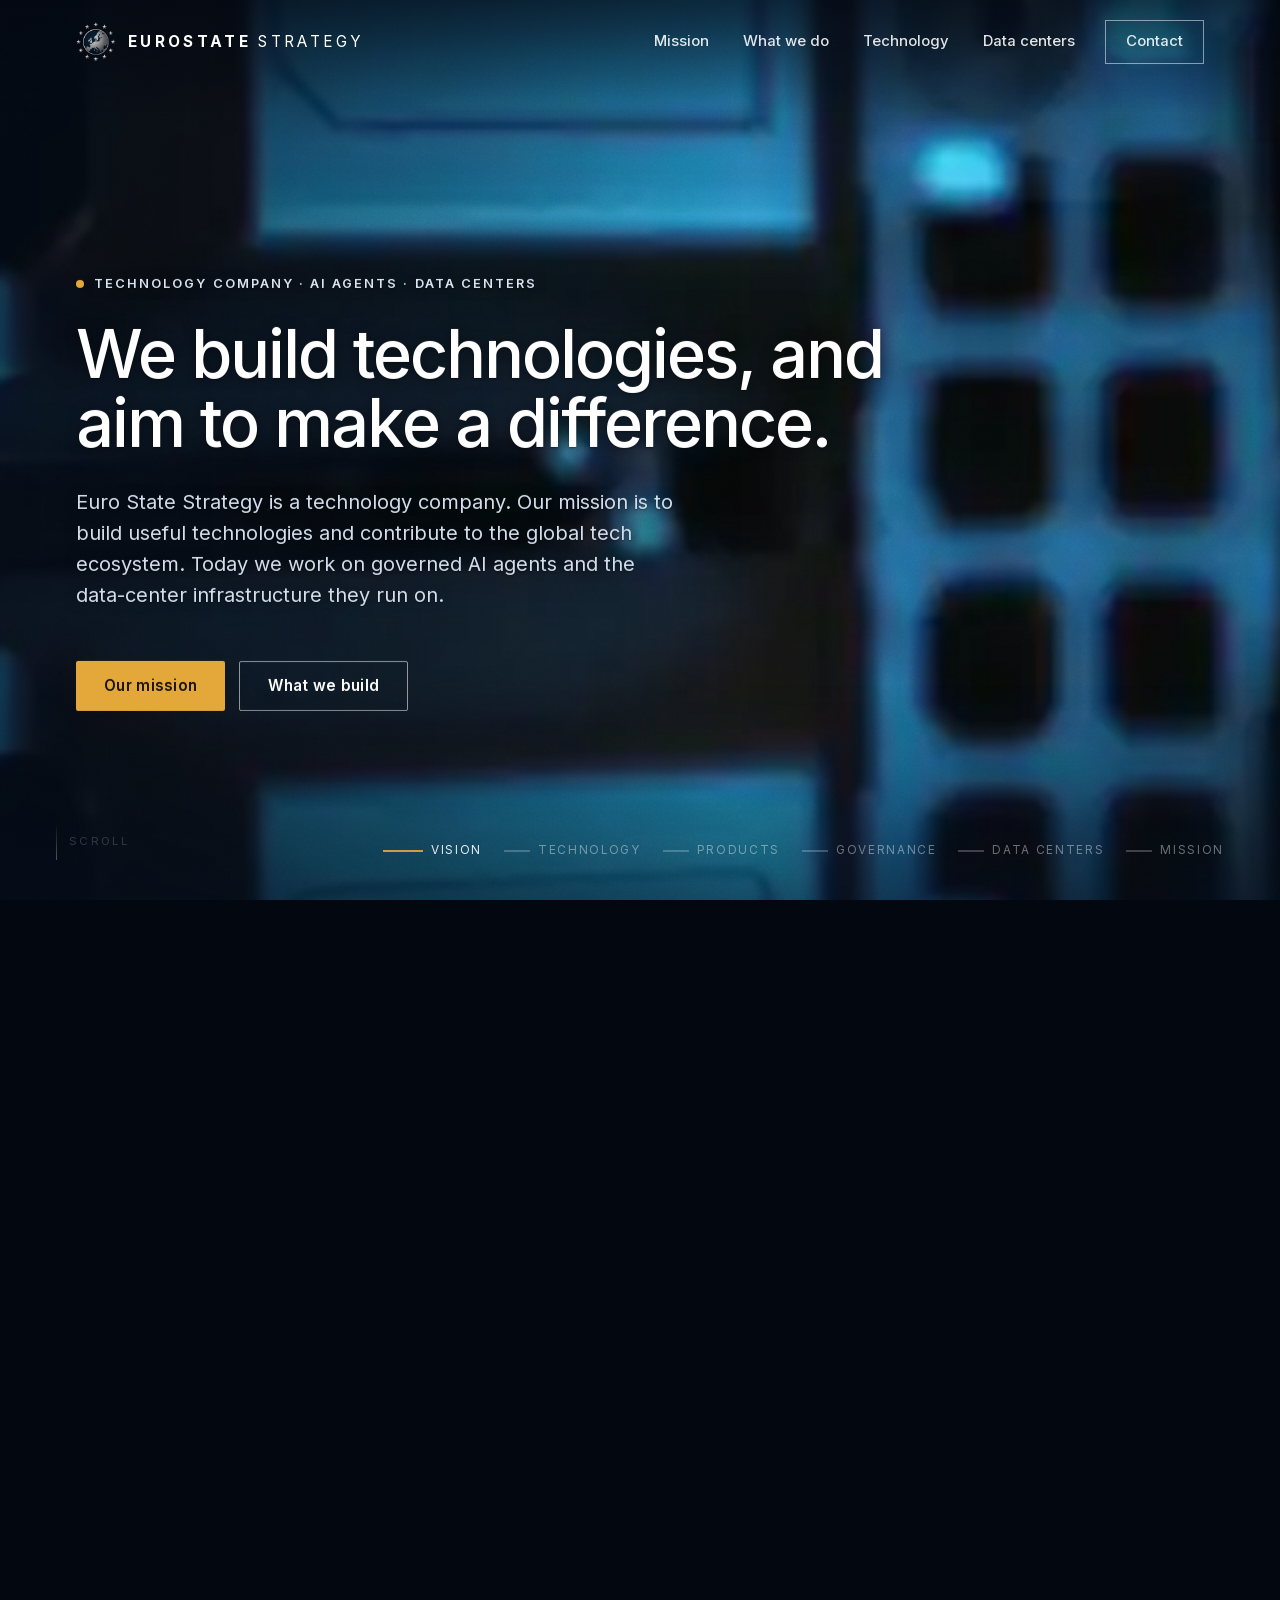
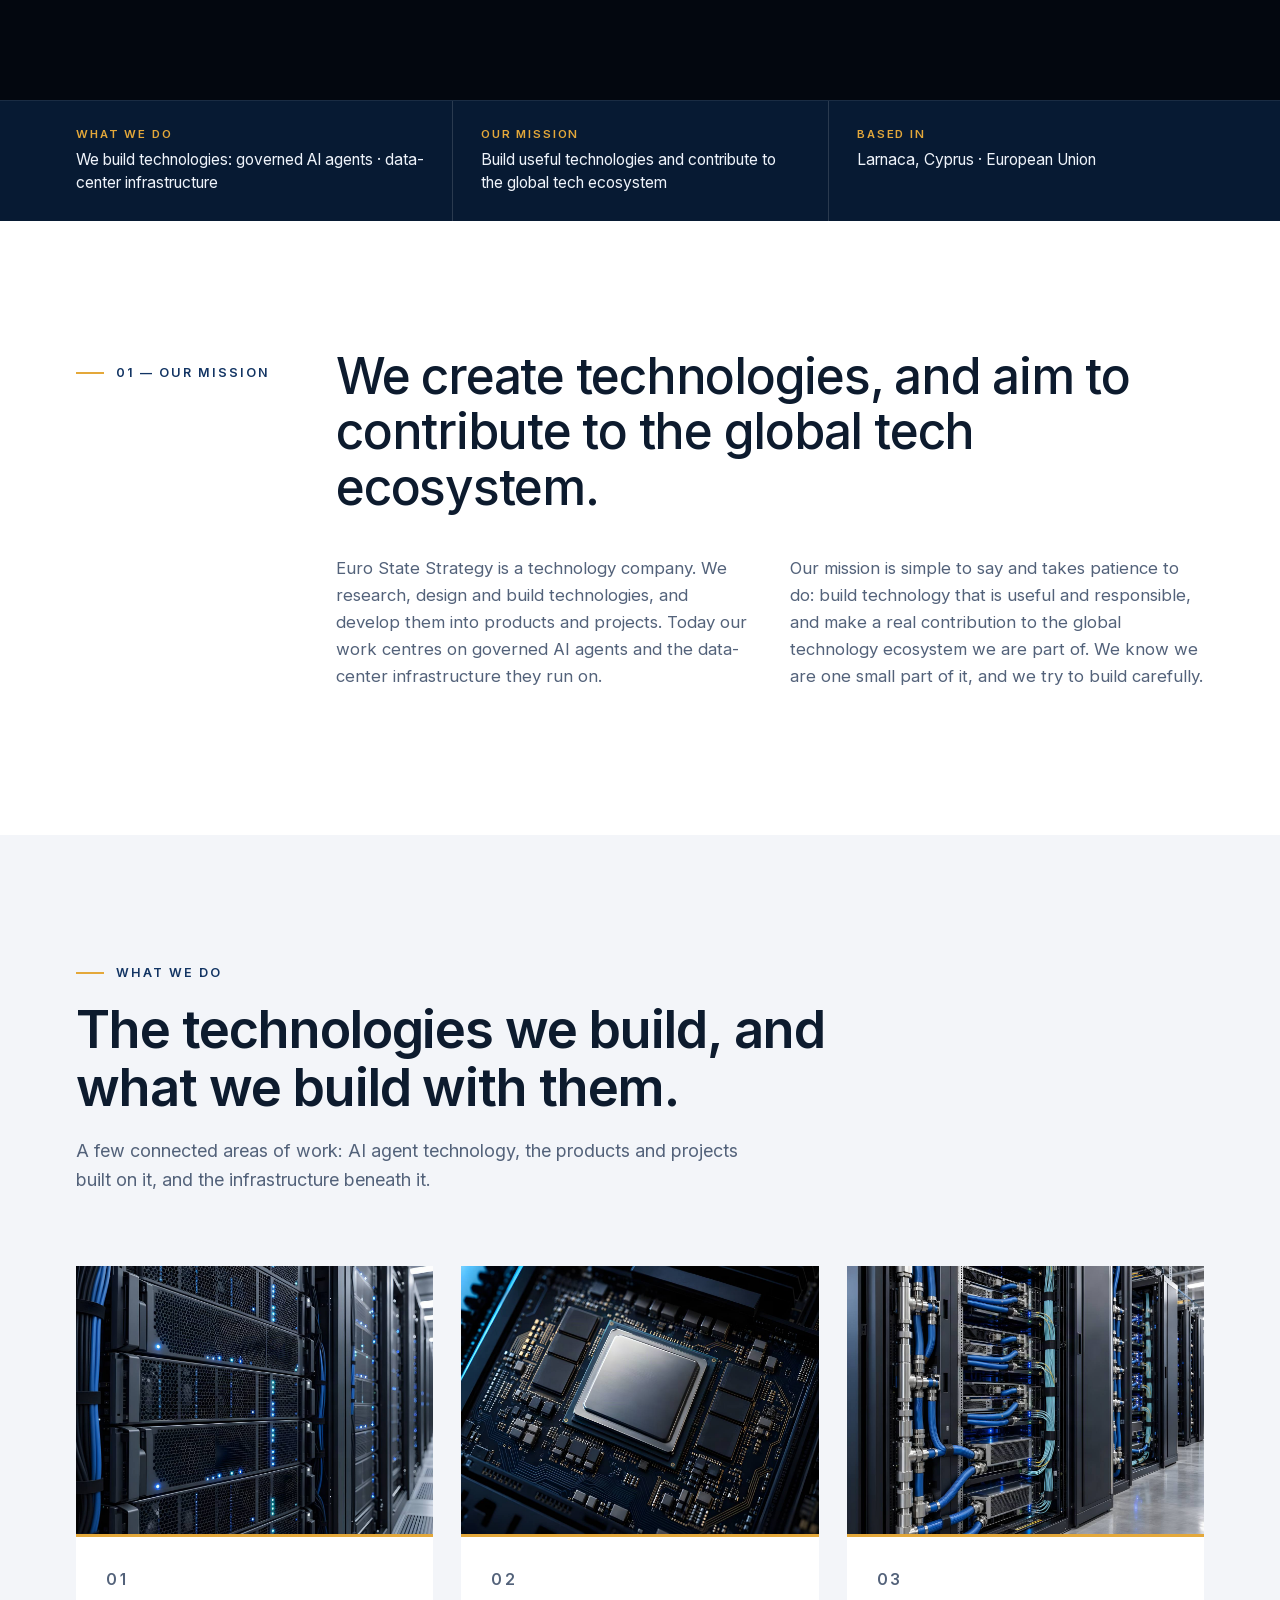
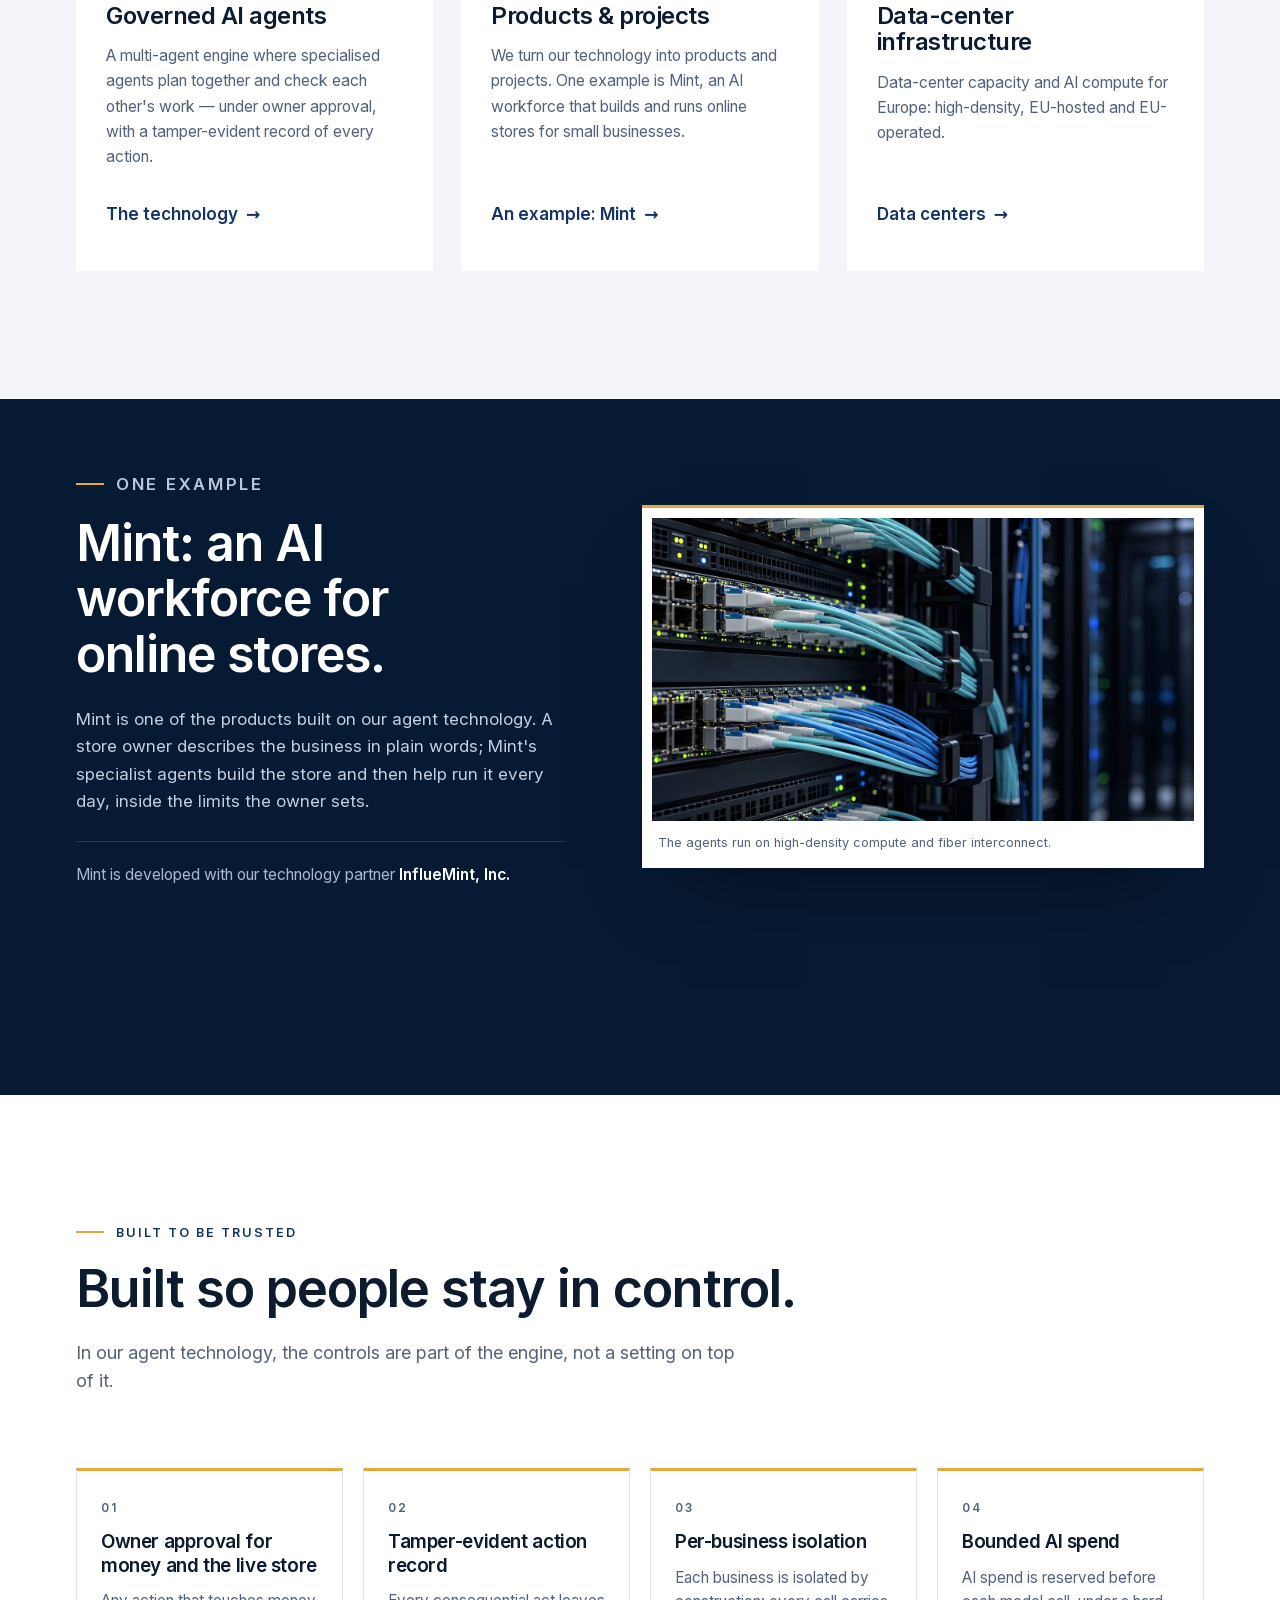
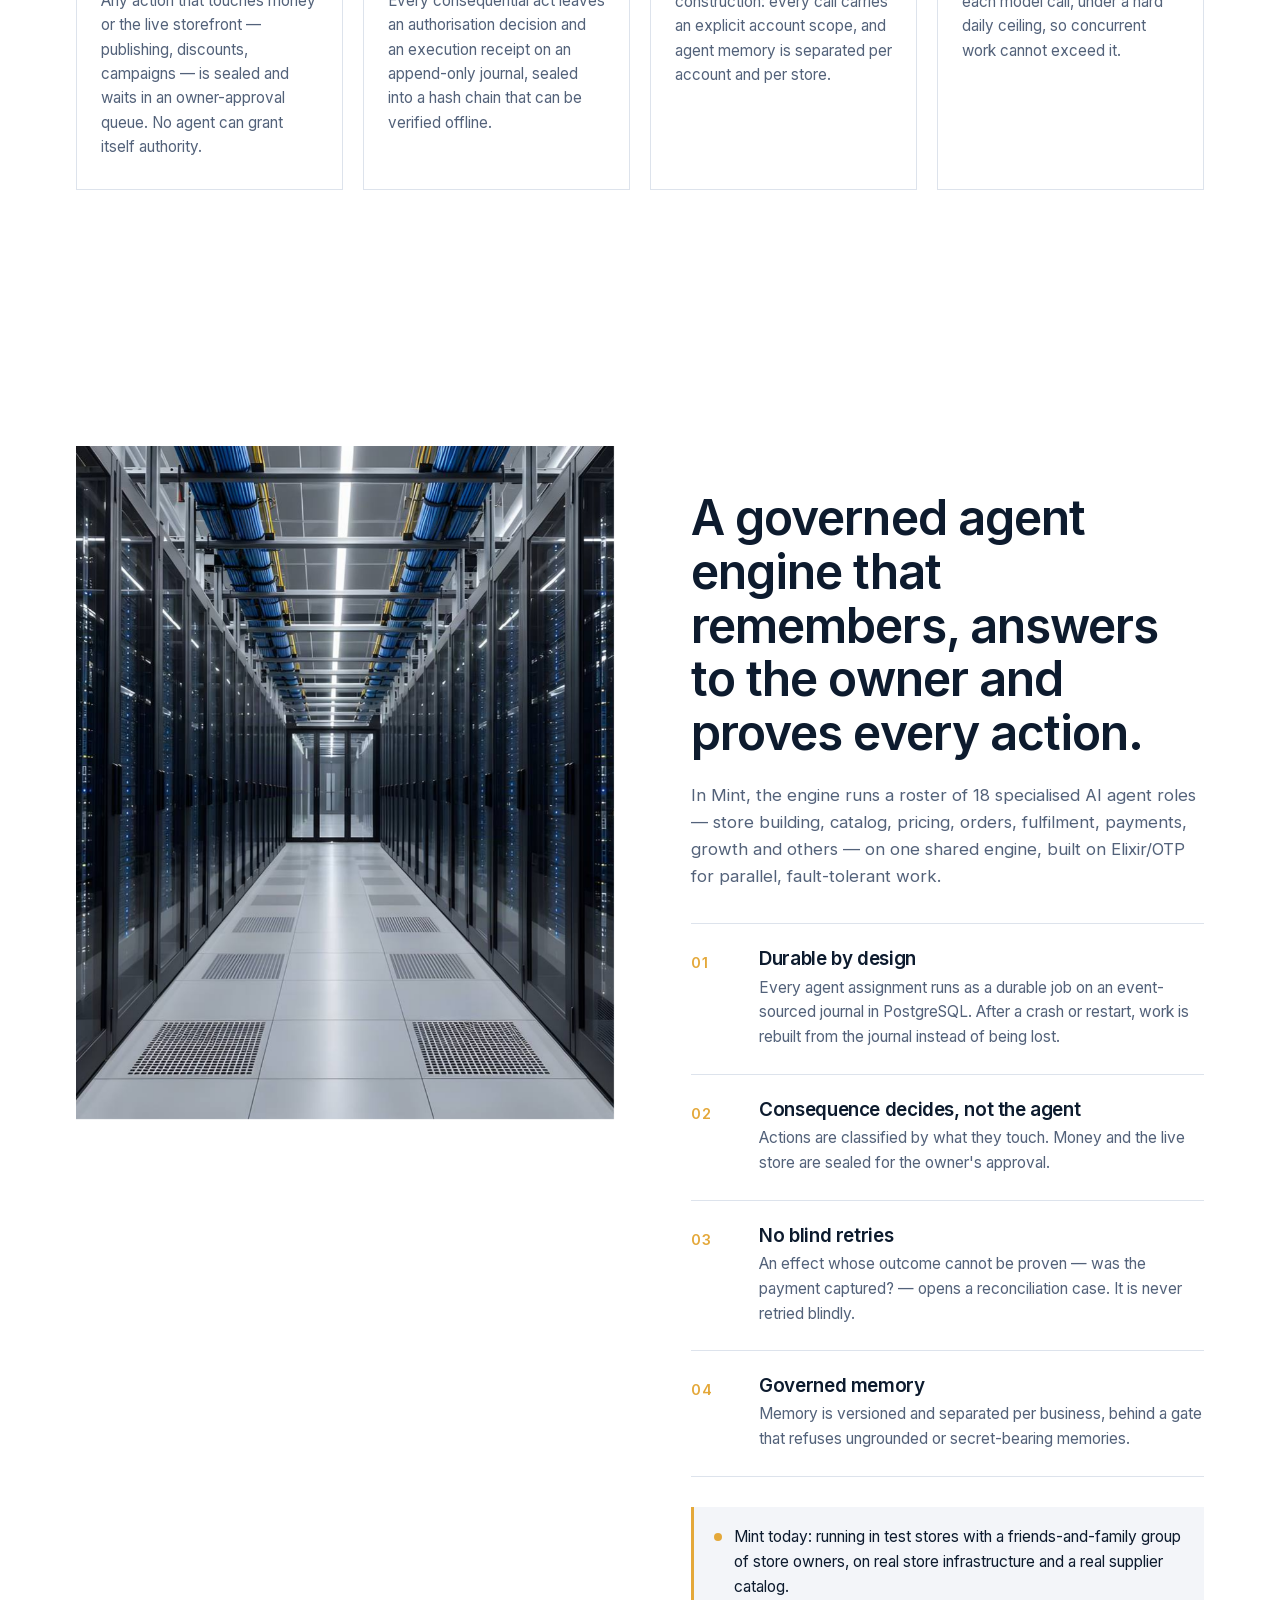
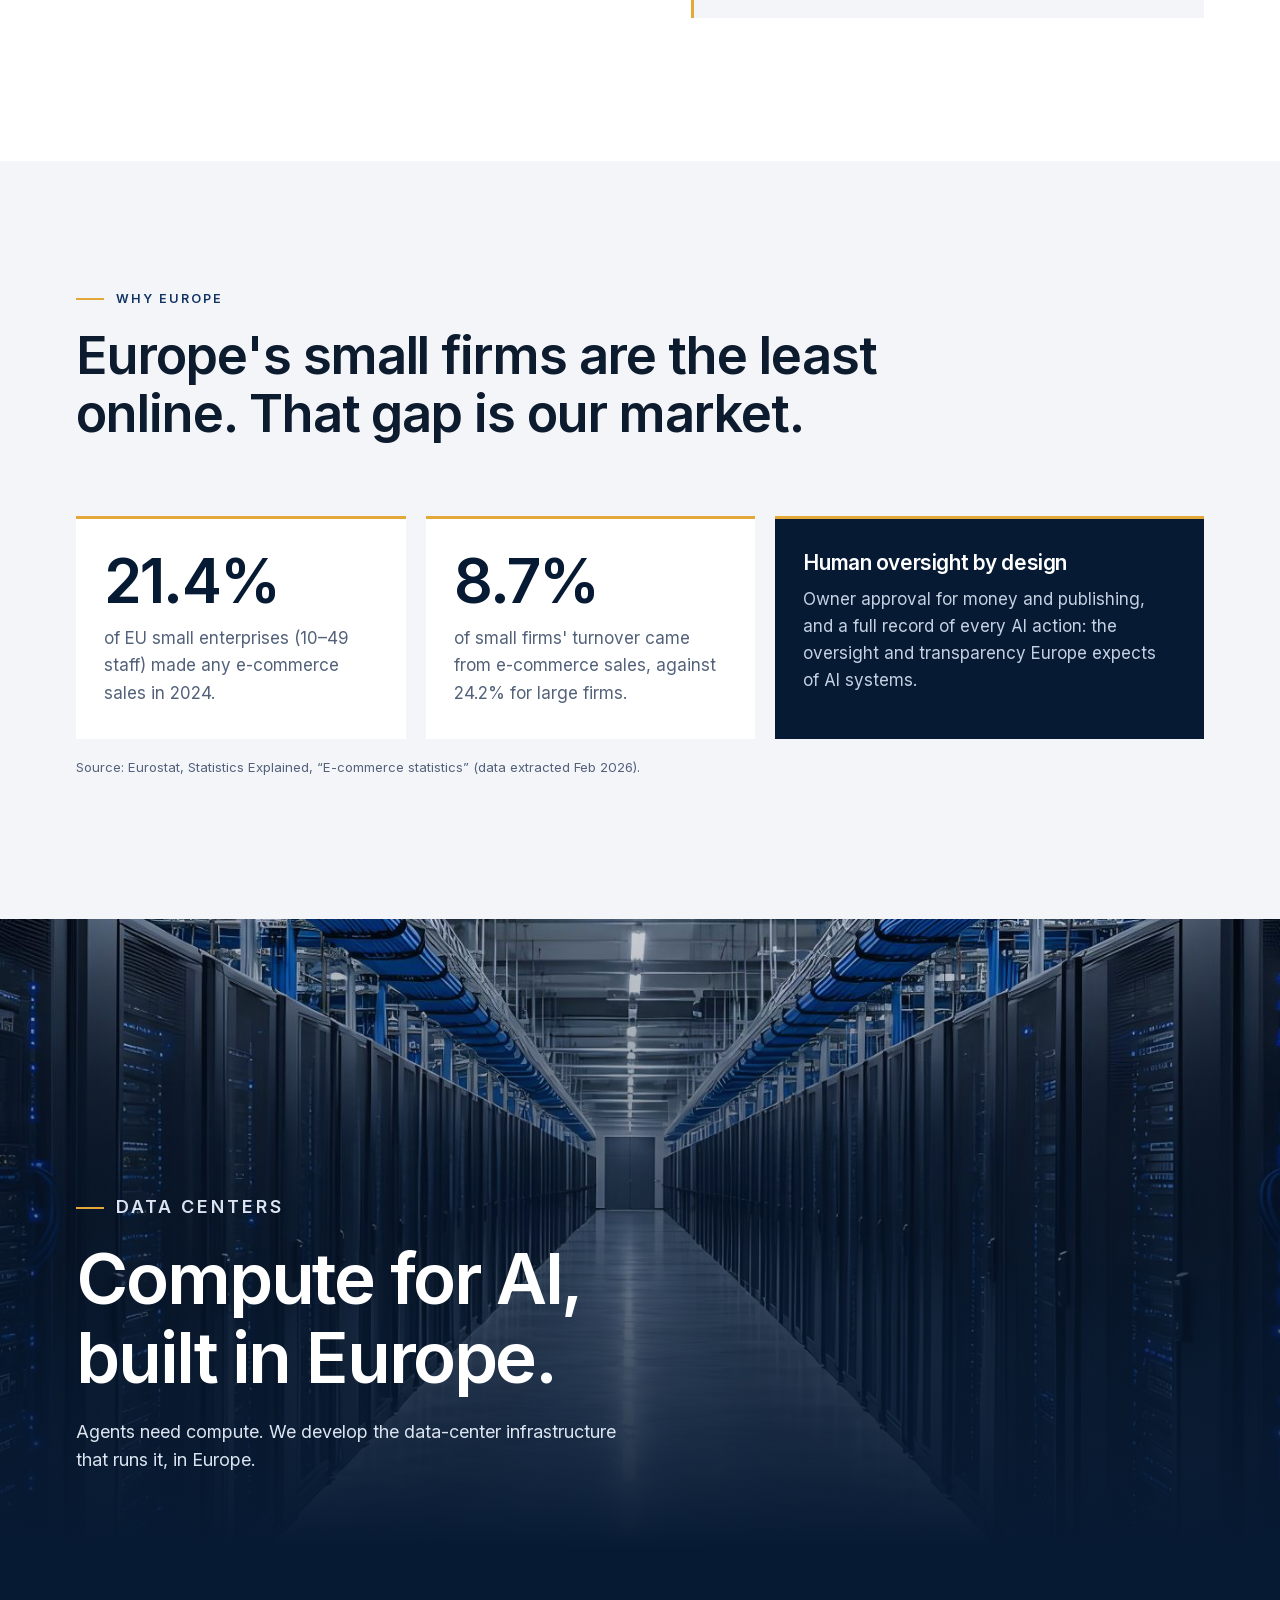
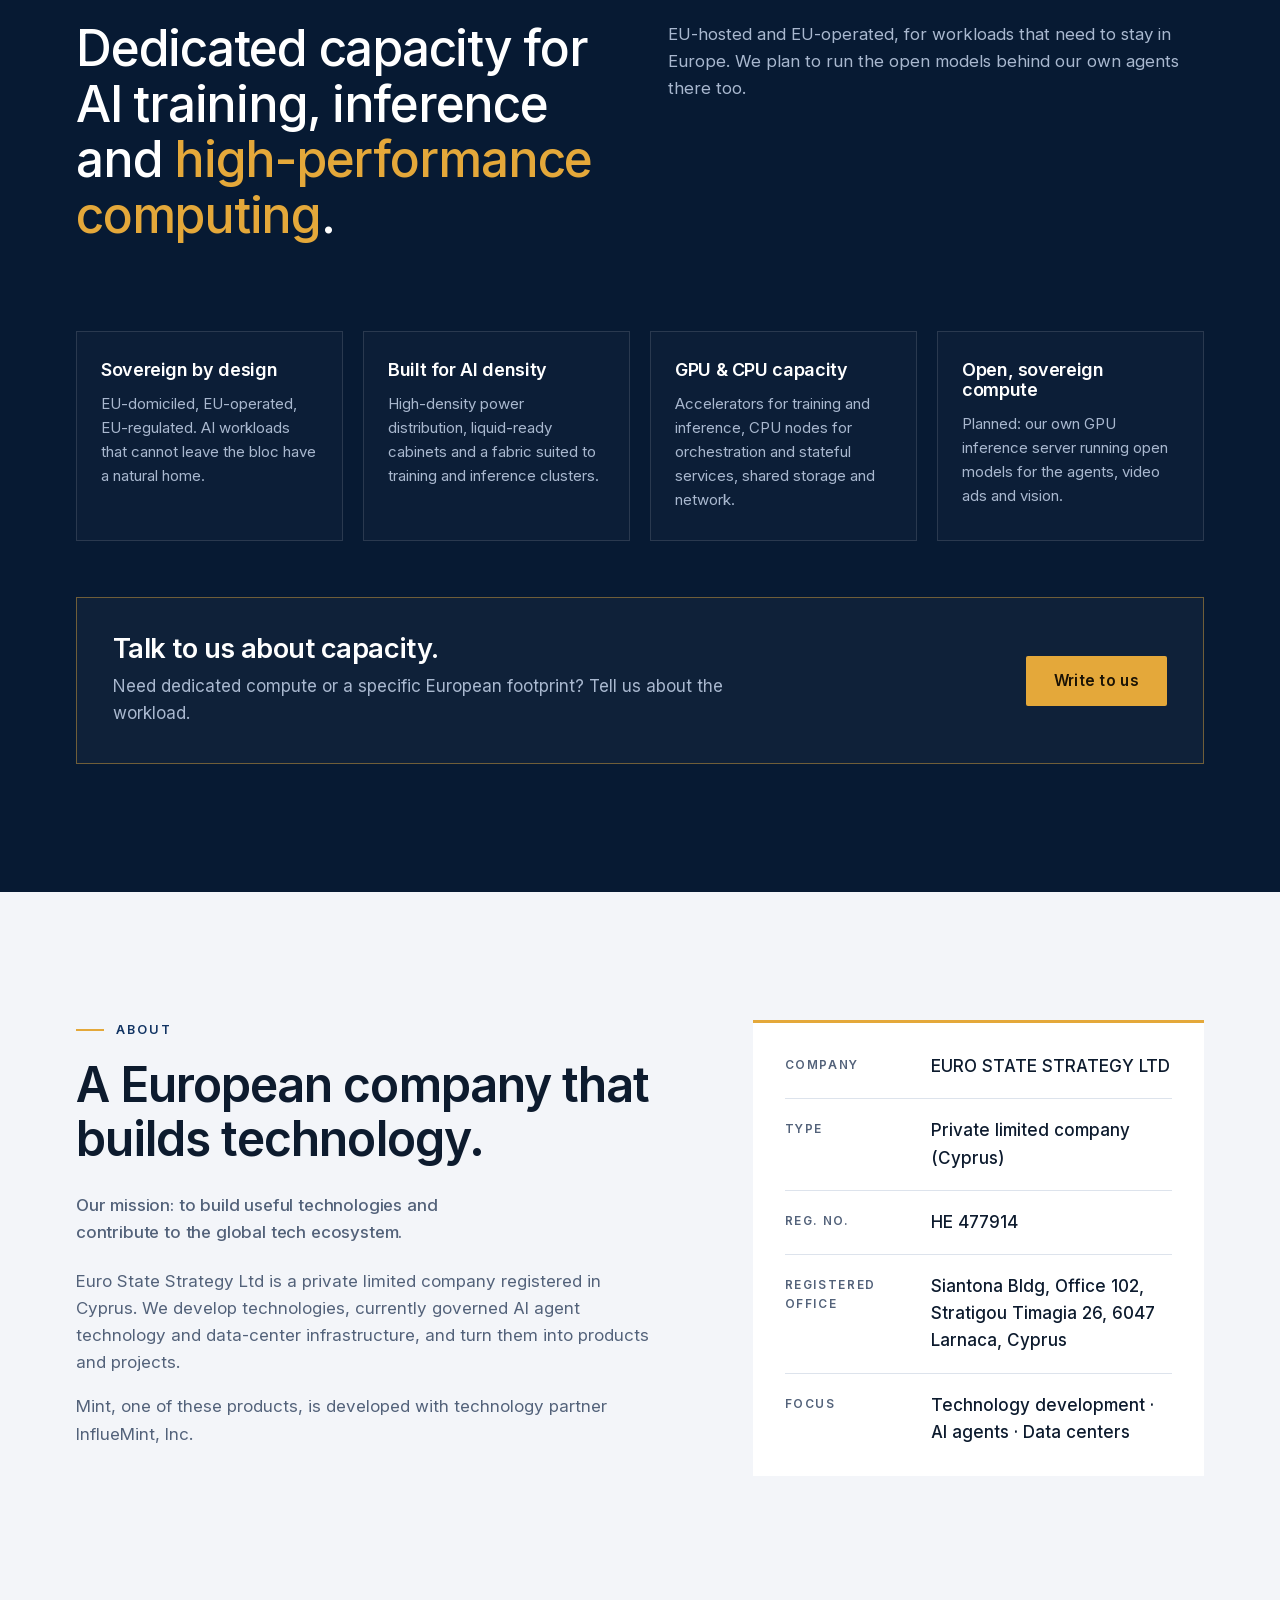
<file: index.html>
<!doctype html>
<html lang="en">
<head>
<meta charset="utf-8">
<meta name="viewport" content="width=device-width, initial-scale=1, viewport-fit=cover">
<title>Euro State Strategy — A Technology Company Building AI Agents &amp; Data-Center Infrastructure</title>
<meta name="description" content="Euro State Strategy is a technology company based in Cyprus. We build technologies, today governed AI agents and data-center infrastructure, and our mission is to contribute useful work to the global technology ecosystem.">
<meta name="theme-color" content="#071a33">
<meta property="og:title" content="Euro State Strategy — We build technologies">
<meta property="og:description" content="A technology company in Cyprus. Our mission: build useful technologies and contribute to the global tech ecosystem.">
<meta property="og:image" content="og.jpg">
<meta property="og:image:width" content="1200">
<meta property="og:image:height" content="630">
<meta property="og:type" content="website">
<link rel="icon" href="favicon.ico" sizes="32x32">
<link rel="icon" type="image/png" sizes="32x32" href="favicon-32.png">
<link rel="icon" type="image/png" sizes="192x192" href="favicon-192.png">
<link rel="apple-touch-icon" href="apple-touch-icon.png">
<link rel="manifest" href="site.webmanifest">
<link rel="preload" href="assets/fonts/inter-latin.woff2" as="font" type="font/woff2" crossorigin>
<link rel="preload" href="assets/video/dc-m.jpg" as="image" media="(max-aspect-ratio: 1/1)">
<link rel="preload" href="assets/video/dc.jpg" as="image" media="(min-aspect-ratio: 1/1)">
<link rel="stylesheet" href="styles.css">
<script src="script.js" defer></script>
<script type="module" src="stage.js"></script>
<!--
  COPY v3 (Nov 12 2026): company-first copy (mission: build useful technologies, contribute to the global tech ecosystem); Mint is one example; team section removed; no people named.
  DRAFT v2 (Nov 11 2026): Euro State as a technology company (governed AI agents + data-center infrastructure). Energy content removed at the owner's request.
  CONTENT SOURCES (nothing invented): files/eic-tech-section-v2.md (written from the Mint code, master d7b3f0ea) and files/eic-deck-v1.pdf.
  Market figures: Eurostat, Statistics Explained "E-commerce statistics", data extracted Feb 2026 (as cited in the deck).
  Relationship: Mint is developed with technology partner InflueMint, Inc. (IP ownership deliberately not stated; open with the owner).
  Data-center wording is capability language carried over from the previous site; no sites, capacities, clients or dates are claimed.
  ANIMATIONS: the scroll stage (stage.js: three.js photographic Earth, scroll-choreographed captions, video layers, night side + European network arcs),
  the .reveal fade-ups, header and card hover motion are reused from the live eurostatestrategy.com (Nov 3 2026 build).
  FOOTAGE / IMAGES: assets/video/dc* — Pexels video 7140931 (server front, blue light), Pexels License.
  assets/img/dc-*.jpg — generated data-center imagery (Nov 12, 2026).
  EARTH: NASA Blue Marble and NASA/NOAA "Earth's City Lights" (public domain). three.js r170 (MIT). FONT: Inter (SIL OFL), self-hosted.
-->
</head>
<body>
<a class="skip" href="#main">Skip to content</a>

<header class="site-header" id="top">
  <div class="wrap header-inner">
    <a class="brand" href="#top" aria-label="Euro State Strategy — home">
      <img class="brand-logo" src="assets/img/logo-emblem-128.png" srcset="assets/img/logo-emblem-128.png 1x, assets/img/logo-emblem-256.webp 2x, assets/img/logo-emblem-384.webp 3x" width="40" height="40" alt="" aria-hidden="true">
      <span class="brand-text"><strong>EUROSTATE</strong> STRATEGY</span>
    </a>
    <nav class="nav" aria-label="Main">
      <ul id="nav-list">
        <li><a href="#mission">Mission</a></li>
        <li><a href="#what-we-do">What we do</a></li>
        <li><a href="#technology">Technology</a></li>
        <li><a href="#data-centers">Data centers</a></li>
        <li class="nav-cta"><a href="#contact">Contact</a></li>
      </ul>
    </nav>
    <button class="menu-btn" type="button" aria-expanded="false" aria-controls="nav-list" aria-label="Open menu">
      <span></span><span></span>
    </button>
  </div>
</header>

<main id="main">

  <!-- SCROLL STAGE (reused from the live site): server footage, then the photographic Earth, then a data-center still, then Europe at night. -->
  <section class="stage" id="stage" aria-labelledby="hero-title">
    <div class="stage-sticky">
      <img class="stage-poster" src="assets/video/dc.jpg" data-src-m="assets/video/dc-m.jpg" alt="" aria-hidden="true">
      <canvas id="globe" aria-hidden="true"></canvas>
      <div class="layer" data-layer="hero" aria-hidden="true"><video autoplay muted playsinline webkit-playsinline loop preload="none" poster="assets/video/dc.jpg" data-poster-m="assets/video/dc-m.jpg"><source data-src="assets/video/dc.mp4" data-src-m="assets/video/dc-m.mp4" type="video/mp4"></video><img class="layer-anim" alt="" decoding="async" data-src="assets/video/dc-loop-m.webp"></div>
      <div class="layer" data-layer="racks" aria-hidden="true"><img class="layer-still" src="assets/img/dc-aisle.jpg" alt="" loading="lazy" decoding="async"></div>
      <div class="stage-shade" aria-hidden="true"></div>
      <div class="stage-grain" aria-hidden="true"></div>
      <div class="wrap stage-captions">
        <div class="cap cap-hero is-active" data-cap="0">
          <p class="eyebrow"><span class="dot" aria-hidden="true"></span>Technology company · AI agents · Data centers</p>
          <h1 id="hero-title">We build technologies, and aim to <span class="nw">make a difference.</span></h1>
          <p class="hero-lede">Euro State Strategy is a technology company. Our mission is to build useful technologies and contribute to the global tech ecosystem. Today we work on governed AI agents and the data-center infrastructure they run on.</p>
          <div class="hero-actions">
            <a class="btn btn-accent" href="#mission">Our mission</a>
            <a class="btn btn-ghost" href="#what-we-do">What we build</a>
          </div>
        </div>
        <div class="cap" data-cap="1">
          <p class="cap-label">Technology</p>
          <h2 class="cap-title">AI that acts, inside limits the owner sets.</h2>
          <p class="cap-text">A governed agent engine: specialised agents that plan, act and check each other's work, with every consequential step on the record.</p>
        </div>
        <div class="cap" data-cap="2">
          <p class="cap-label">Products</p>
          <h2 class="cap-title">Technology, put to work.</h2>
          <p class="cap-text">We develop our technology into products and projects. Mint, for example, builds and runs online stores for small businesses.</p>
        </div>
        <div class="cap" data-cap="3">
          <p class="cap-label">Governance</p>
          <h2 class="cap-title">Consequential actions wait for a person's yes.</h2>
          <p class="cap-text">A tamper-evident action record, and every business isolated from every other, by construction.</p>
        </div>
        <div class="cap" data-cap="4">
          <p class="cap-label">Data centers</p>
          <h2 class="cap-title">And the infrastructure underneath.</h2>
          <p class="cap-text">Data-center infrastructure for AI workloads: EU-hosted, EU-operated, built for compute density.</p>
        </div>
        <div class="cap" data-cap="5">
          <p class="cap-label">Our mission</p>
          <h2 class="cap-title">Built in Europe, for the wider tech ecosystem.</h2>
          <p class="cap-text">From Larnaca, Cyprus, we aim to contribute useful, trustworthy technology to the global tech community.</p>
          <a class="btn btn-accent" href="#what-we-do">Explore</a>
        </div>
      </div>
      <script src="portrait.js"></script>
      <ol class="stage-ticks" aria-hidden="true">
        <li data-tick class="on"><span></span>Vision</li>
        <li data-tick><span></span>Technology</li>
        <li data-tick><span></span>Products</li>
        <li data-tick><span></span>Governance</li>
        <li data-tick><span></span>Data centers</li>
        <li data-tick><span></span>Mission</li>
      </ol>
      <div class="scroll-hint" aria-hidden="true"><span></span>Scroll</div>
    </div>
  </section>

  <!-- FACTS STRIP -->
  <section class="facts-band" aria-label="At a glance">
    <div class="wrap facts-grid">
      <div><span class="k">What we do</span><span class="v">We build technologies: governed AI agents · data-center infrastructure</span></div>
      <div><span class="k">Our mission</span><span class="v">Build useful technologies and contribute to the global tech ecosystem</span></div>
      <div><span class="k">Based in</span><span class="v">Larnaca, Cyprus · European Union</span></div>
    </div>
  </section>

  <!-- INTRO -->
  <section class="intro section" id="mission" aria-labelledby="intro-title">
    <div class="wrap intro-grid">
      <p class="label reveal">01 — Our mission</p>
      <div class="reveal">
        <h2 id="intro-title" class="statement">We create technologies, and aim to contribute to the global tech ecosystem.</h2>
        <div class="two-col">
          <p>Euro State Strategy is a technology company. We research, design and build technologies, and develop them into products and projects. Today our work centres on governed AI agents and the data-center infrastructure they run on.</p>
          <p>Our mission is simple to say and takes patience to do: build technology that is useful and responsible, and make a real contribution to the global technology ecosystem we are part of. We know we are one small part of it, and we try to build carefully.</p>
        </div>
      </div>
    </div>
  </section>

  <!-- WHAT WE DO -->
  <section class="pillars section section-tint" id="what-we-do" aria-labelledby="wwd-title">
    <div class="wrap">
      <div class="section-head reveal">
        <p class="label">What we do</p>
        <h2 id="wwd-title">The technologies we build, and what we build with them.</h2>
        <p class="sub">A few connected areas of work: AI agent technology, the products and projects built on it, and the infrastructure beneath it.</p>
      </div>
      <div class="cards">
        <article class="card reveal">
          <div class="card-img"><img src="assets/img/dc-servers.jpg" alt="GPU compute servers with blue status lights" loading="lazy" width="1400" height="1050"></div>
          <div class="card-body">
            <p class="card-kicker">01</p>
            <h3>Governed AI agents</h3>
            <p>A multi-agent engine where specialised agents plan together and check each other's work — under owner approval, with a tamper-evident record of every action.</p>
            <a class="more" href="#technology">The technology <span aria-hidden="true">→</span></a>
          </div>
        </article>
        <article class="card reveal">
          <div class="card-img"><img src="assets/img/dc-ai-chip.jpg" alt="AI accelerator module on a server board" loading="lazy" width="1400" height="1050"></div>
          <div class="card-body">
            <p class="card-kicker">02</p>
            <h3>Products &amp; projects</h3>
            <p>We turn our technology into products and projects. One example is Mint, an AI workforce that builds and runs online stores for small businesses.</p>
            <a class="more" href="#mint">An example: Mint <span aria-hidden="true">→</span></a>
          </div>
        </article>
        <article class="card reveal">
          <div class="card-img"><img src="assets/img/dc-liquid-cooling.jpg" alt="Liquid-cooled GPU servers in a data-center rack" loading="lazy" width="1400" height="1050"></div>
          <div class="card-body">
            <p class="card-kicker">03</p>
            <h3>Data-center infrastructure</h3>
            <p>Data-center capacity and AI compute for Europe: high-density, EU-hosted and EU-operated.</p>
            <a class="more" href="#data-centers">Data centers <span aria-hidden="true">→</span></a>
          </div>
        </article>
      </div>
    </div>
  </section>

  <!-- MINT -->
  <section class="ce mint" id="mint" aria-labelledby="mint-title">
    <div class="section section-dark ce-body mint-top">
      <div class="wrap mint-grid">
        <div class="mint-text reveal">
          <p class="label label-light">One example</p>
          <h2 id="mint-title">Mint: an AI workforce for online stores.</h2>
          <p>Mint is one of the products built on our agent technology. A store owner describes the business in plain words; Mint's specialist agents build the store and then help run it every day, inside the limits the owner sets.</p>
          <p class="partner">Mint is developed with our technology partner <strong>InflueMint, Inc.</strong></p>
        </div>
        <figure class="mint-shot reveal">
          <img src="assets/img/dc-fiber.jpg" alt="Fiber-optic interconnect in a data-center network rack" loading="lazy" width="1400" height="782">
          <figcaption>The agents run on high-density compute and fiber interconnect.</figcaption>
        </figure>
      </div>
    </div>
    <div class="section mint-trust" aria-labelledby="trust-title">
      <div class="wrap">
        <div class="section-head reveal">
          <p class="label">Built to be trusted</p>
          <h2 id="trust-title">Built so people stay in control.</h2>
          <p class="sub">In our agent technology, the controls are part of the engine, not a setting on top of it.</p>
        </div>
        <ul class="trust">
          <li class="reveal"><span class="t-n">01</span><h3>Owner approval for money and the live store</h3><p>Any action that touches money or the live storefront — publishing, discounts, campaigns — is sealed and waits in an owner-approval queue. No agent can grant itself authority.</p></li>
          <li class="reveal"><span class="t-n">02</span><h3>Tamper-evident action record</h3><p>Every consequential act leaves an authorisation decision and an execution receipt on an append-only journal, sealed into a hash chain that can be verified offline.</p></li>
          <li class="reveal"><span class="t-n">03</span><h3>Per-business isolation</h3><p>Each business is isolated by construction: every call carries an explicit account scope, and agent memory is separated per account and per store.</p></li>
          <li class="reveal"><span class="t-n">04</span><h3>Bounded AI spend</h3><p>AI spend is reserved before each model call, under a hard daily ceiling, so concurrent work cannot exceed it.</p></li>
        </ul>
      </div>
    </div>
  </section>

  <!-- TECHNOLOGY -->
  <section class="section loop tech" id="technology" aria-labelledby="tech-title">
    <div class="wrap loop-grid">
      <div class="loop-media reveal">
        <img src="assets/img/dc-aisle.jpg" alt="Cold aisle between rows of server racks in a data center" loading="lazy" width="1400" height="1050">
      </div>
      <div class="loop-text">
        <p class="label reveal">The technology</p>
        <h2 id="tech-title" class="reveal">A governed agent engine that remembers, answers to the owner and proves every action.</h2>
        <p class="reveal">In Mint, the engine runs a roster of 18 specialised AI agent roles — store building, catalog, pricing, orders, fulfilment, payments, growth and others — on one shared engine, built on Elixir/OTP for parallel, fault-tolerant work.</p>
        <ol class="chain">
          <li class="reveal"><span>01</span><div><h4>Durable by design</h4><p>Every agent assignment runs as a durable job on an event-sourced journal in PostgreSQL. After a crash or restart, work is rebuilt from the journal instead of being lost.</p></div></li>
          <li class="reveal"><span>02</span><div><h4>Consequence decides, not the agent</h4><p>Actions are classified by what they touch. Money and the live store are sealed for the owner's approval.</p></div></li>
          <li class="reveal"><span>03</span><div><h4>No blind retries</h4><p>An effect whose outcome cannot be proven — was the payment captured? — opens a reconciliation case. It is never retried blindly.</p></div></li>
          <li class="reveal"><span>04</span><div><h4>Governed memory</h4><p>Memory is versioned and separated per business, behind a gate that refuses ungrounded or secret-bearing memories.</p></div></li>
        </ol>
        <p class="status reveal"><span class="dot" aria-hidden="true"></span>Mint today: running in test stores with a friends-and-family group of store owners, on real store infrastructure and a real supplier catalog.</p>
      </div>
    </div>
  </section>

  <!-- EUROPE -->
  <section class="section section-tint europe" id="europe" aria-labelledby="eu-title">
    <div class="wrap">
      <div class="section-head reveal">
        <p class="label">Why Europe</p>
        <h2 id="eu-title">Europe's small firms are the least online. That gap is our market.</h2>
      </div>
      <div class="stats">
        <div class="stat reveal"><span class="num">21.4%</span><p>of EU small enterprises (10–49 staff) made any e-commerce sales in 2024.</p></div>
        <div class="stat reveal"><span class="num">8.7%</span><p>of small firms' turnover came from e-commerce sales, against 24.2% for large firms.</p></div>
        <div class="stat stat-text reveal"><h3>Human oversight by design</h3><p>Owner approval for money and publishing, and a full record of every AI action: the oversight and transparency Europe expects of AI systems.</p></div>
      </div>
      <p class="source reveal">Source: Eurostat, Statistics Explained, “E-commerce statistics” (data extracted Feb 2026).</p>
    </div>
  </section>

  <!-- DATA CENTERS -->
  <section class="ce compute" id="data-centers" aria-labelledby="dc-title">
    <div class="ce-band">
      <img src="assets/img/dc-band.jpg" alt="Corridor of server racks in a data center" loading="lazy" width="2000" height="700">
      <div class="ce-band-shade" aria-hidden="true"></div>
      <div class="wrap ce-band-content reveal">
        <p class="label label-light">Data centers</p>
        <h2 id="dc-title">Compute for AI, built in Europe.</h2>
        <p>Agents need compute. We develop the data-center infrastructure that runs it, in Europe.</p>
      </div>
    </div>
    <div class="section section-dark ce-body">
      <div class="wrap">
        <div class="ce-intro reveal">
          <h3 class="statement statement-light">Dedicated capacity for AI training, inference and <em>high-performance computing</em>.</h3>
          <p>EU-hosted and EU-operated, for workloads that need to stay in Europe. We plan to run the open models behind our own agents there too.</p>
        </div>
        <ul class="thesis">
          <li class="reveal"><h4>Sovereign by design</h4><p>EU-domiciled, EU-operated, EU-regulated. AI workloads that cannot leave the bloc have a natural home.</p></li>
          <li class="reveal"><h4>Built for AI density</h4><p>High-density power distribution, liquid-ready cabinets and a fabric suited to training and inference clusters.</p></li>
          <li class="reveal"><h4>GPU &amp; CPU capacity</h4><p>Accelerators for training and inference, CPU nodes for orchestration and stateful services, shared storage and network.</p></li>
          <li class="reveal"><h4>Open, sovereign compute</h4><p>Planned: our own GPU inference server running open models for the agents, video ads and vision.</p></li>
        </ul>
        <div class="spec reveal">
          <div>
            <h3>Talk to us about capacity.</h3>
            <p>Need dedicated compute or a specific European footprint? Tell us about the workload.</p>
          </div>
          <a class="btn btn-accent" href="mailto:shmuel@eurostatestrategy.com?subject=Data-center%20capacity">Write to us</a>
        </div>
      </div>
    </div>
  </section>


  <!-- ABOUT -->
  <section class="about section section-tint" id="about" aria-labelledby="about-title">
    <div class="wrap about-grid">
      <div class="reveal">
        <p class="label">About</p>
        <h2 id="about-title">A European company that builds technology.</h2>
        <p class="statement-sm">Our mission: to build useful technologies and contribute to the global tech ecosystem.</p>
        <p>Euro State Strategy Ltd is a private limited company registered in Cyprus. We develop technologies, currently governed AI agent technology and data-center infrastructure, and turn them into products and projects.</p>
        <p>Mint, one of these products, is developed with technology partner InflueMint, Inc.</p>
      </div>
      <dl class="company reveal">
        <div><dt>Company</dt><dd>EURO STATE STRATEGY LTD</dd></div>
        <div><dt>Type</dt><dd>Private limited company (Cyprus)</dd></div>
        <div><dt>Reg. No.</dt><dd>HE 477914</dd></div>
        <div><dt>Registered office</dt><dd>Siantona Bldg, Office 102, Stratigou Timagia 26, 6047 Larnaca, Cyprus</dd></div>
        <div><dt>Focus</dt><dd>Technology development · AI agents · Data centers</dd></div>
      </dl>
    </div>
  </section>

  <!-- CONTACT -->
  <section class="contact section section-dark" id="contact" aria-labelledby="contact-title">
    <div class="wrap contact-grid">
      <div class="reveal">
        <p class="label label-light">Contact</p>
        <h2 id="contact-title">Let's build something useful together.</h2>
        <p class="contact-lede">For partnerships, pilots and capacity enquiries, write to us.</p>
        <a class="btn btn-accent" href="mailto:shmuel@eurostatestrategy.com">Email us</a>
      </div>
      <div class="contact-cards reveal">
        <a class="c-card" href="mailto:shmuel@eurostatestrategy.com">
          <span class="c-k">Email</span>
          <span class="c-v">shmuel@eurostatestrategy.com</span>
        </a>
        <a class="c-card" href="https://www.google.com/maps/search/?api=1&amp;query=Stratigou+Timagia+26+Larnaca+6047+Cyprus" target="_blank" rel="noopener">
          <span class="c-k">Office</span>
          <span class="c-v">Siantona Bldg, Office 102<br>Stratigou Timagia 26, 6047 Larnaca, Cyprus</span>
        </a>
        <a class="c-card" href="https://www.linkedin.com/company/eurostatestrategy" target="_blank" rel="noopener">
          <span class="c-k">LinkedIn</span>
          <span class="c-v">Euro State Strategy <span aria-hidden="true">↗</span></span>
        </a>
      </div>
    </div>
  </section>

</main>

<footer class="site-footer">
  <div class="wrap footer-inner">
    <a class="brand brand-small" href="#top" aria-label="Back to top">
      <img class="brand-logo brand-logo-sm" src="assets/img/logo-emblem-128.png" srcset="assets/img/logo-emblem-128.png 1x, assets/img/logo-emblem-256.webp 2x, assets/img/logo-emblem-384.webp 3x" width="30" height="30" alt="" aria-hidden="true" loading="lazy">
      <span class="brand-text"><strong>EUROSTATE</strong> STRATEGY</span>
    </a>
    <p>© <span id="year">2026</span> EURO STATE STRATEGY LTD · Reg. No. HE 477914 · Siantona Bldg, Office 102, Stratigou Timagia 26, 6047 Larnaca, Cyprus</p>
    <p class="footer-links"><a href="#mission">Mission</a><a href="#what-we-do">What we do</a><a href="#technology">Technology</a><a href="#data-centers">Data centers</a><a href="#contact">Contact</a></p>
  </div>
</footer>
</body>
</html>
</file>
<file: styles.css>
/* Euro State Strategy — site styles (reused from the live site; Nov 11 additions at the end) */
@font-face{font-family:"Inter";src:url("assets/fonts/inter-latin.woff2") format("woff2");font-weight:300 800;font-style:normal;font-display:swap}
:root{
  --navy:#071a33; --navy-2:#0b2547; --navy-3:#123463;
  --ink:#0d1b2e; --muted:#53627a; --line:#dde3ec; --tint:#f3f5f9; --white:#fff;
  --accent:#e4a83a; --accent-ink:#1b1305;
  --wrap:1240px; --pad:clamp(20px,5vw,56px);
  --radius:2px; --ease:cubic-bezier(.2,.7,.2,1);
  --sans:"Inter",system-ui,-apple-system,"Segoe UI",Roboto,Helvetica,Arial,sans-serif;
}
*,*::before,*::after{box-sizing:border-box}
html{scroll-behavior:smooth;-webkit-text-size-adjust:100%}
body{margin:0;font-family:var(--sans);color:var(--ink);background:var(--white);font-size:17px;line-height:1.6;-webkit-font-smoothing:antialiased;text-rendering:optimizeLegibility;overflow-x:hidden}
img{max-width:100%;display:block}
a{color:inherit}
h1,h2,h3,h4{margin:0;font-weight:600;letter-spacing:-.02em;line-height:1.12}
p{margin:0 0 1em}
ol,ul{margin:0;padding:0;list-style:none}
:focus-visible{outline:3px solid var(--accent);outline-offset:3px}
.skip{position:absolute;left:-9999px;top:8px;background:var(--accent);color:var(--accent-ink);padding:10px 16px;z-index:100;font-weight:600}
.skip:focus{left:8px}
.wrap{max-width:var(--wrap);margin:0 auto;padding:0 var(--pad)}
.section{padding:clamp(72px,10vw,140px) 0}
.section-tint{background:var(--tint)}
.section-dark{background:var(--navy);color:#e8eef7}
.label{font-size:.78rem;font-weight:600;letter-spacing:.16em;text-transform:uppercase;color:var(--navy-3);margin:0 0 18px;display:flex;align-items:center;gap:12px}
.label::before{content:"";width:28px;height:2px;background:var(--accent);flex:none}
.section-dark .label,.label-light{color:#b9c7dc}
.section-head{max-width:820px;margin-bottom:clamp(40px,6vw,72px)}
.section-head h2{font-size:clamp(2rem,4.2vw,3.25rem)}
.section-head .sub{margin-top:20px;font-size:clamp(1.02rem,1.4vw,1.18rem);color:var(--muted);max-width:680px}
.section-dark .section-head .sub{color:#a9b8cf}
.statement{font-size:clamp(1.9rem,4vw,3.1rem);font-weight:500;letter-spacing:-.025em}

/* Buttons */
.btn{display:inline-flex;align-items:center;justify-content:center;min-height:50px;padding:0 28px;font-weight:600;font-size:.95rem;letter-spacing:.02em;text-decoration:none;border-radius:var(--radius);transition:background .25s var(--ease),color .25s var(--ease),border-color .25s var(--ease),transform .25s var(--ease)}
.btn-accent{background:var(--accent);color:var(--accent-ink)}
.btn-accent:hover{background:#f0bb57}
.btn-ghost{border:1.5px solid rgba(255,255,255,.55);color:#fff}
.btn-ghost:hover{background:#fff;color:var(--navy)}

/* Header */
.site-header{position:fixed;inset:0 0 auto 0;z-index:50;color:#fff;transition:background .35s var(--ease),box-shadow .35s var(--ease),height .35s var(--ease)}
.site-header.scrolled,.site-header.open{background:rgba(7,26,51,.97);box-shadow:0 1px 0 rgba(255,255,255,.06)}
@supports (backdrop-filter:blur(8px)){.site-header.scrolled{background:rgba(7,26,51,.88);backdrop-filter:blur(12px)}}
.header-inner{display:flex;align-items:center;justify-content:space-between;height:84px;transition:height .35s var(--ease)}
.scrolled .header-inner{height:68px}
.brand{display:flex;align-items:center;gap:12px;text-decoration:none;color:inherit}
.brand-mark{width:30px;height:30px;border:2px solid currentColor;position:relative;display:inline-block;flex:none}
.brand-mark span{position:absolute;inset:6px;background:var(--accent)}
.brand-text{font-size:.95rem;letter-spacing:.22em;font-weight:400;white-space:nowrap}
.brand-text strong{font-weight:700}
.nav ul{display:flex;align-items:center;gap:6px}
.nav a{display:block;padding:10px 14px;text-decoration:none;font-size:.93rem;font-weight:500;color:rgba(255,255,255,.88);position:relative}
.nav a::after{content:"";position:absolute;left:14px;right:14px;bottom:4px;height:2px;background:var(--accent);transform:scaleX(0);transform-origin:left;transition:transform .3s var(--ease)}
.nav a:hover{color:#fff}
.nav a:hover::after{transform:scaleX(1)}
.nav-cta a{border:1.5px solid rgba(255,255,255,.5);margin-left:10px;padding:9px 20px}
.nav-cta a::after{display:none}
.nav-cta a:hover{background:var(--accent);border-color:var(--accent);color:var(--accent-ink)}
.menu-btn{display:none;width:48px;height:48px;background:none;border:0;color:#fff;cursor:pointer;position:relative;margin-right:-10px}
.menu-btn span{position:absolute;left:12px;right:12px;height:2px;background:currentColor;transition:transform .3s var(--ease),top .3s var(--ease)}
.menu-btn span:first-child{top:19px}.menu-btn span:last-child{top:28px}
.open .menu-btn span:first-child{top:23px;transform:rotate(45deg)}
.open .menu-btn span:last-child{top:23px;transform:rotate(-45deg)}

/* Hero */
.hero{position:relative;min-height:100vh;min-height:100svh;display:flex;flex-direction:column;justify-content:flex-end;color:#fff;background:var(--navy);overflow:hidden}
.hero-media,.hero-media img{position:absolute;inset:0;width:100%;height:100%}
.hero-media img{object-fit:cover;object-position:50% 45%;animation:drift 26s var(--ease) both}
@keyframes drift{from{transform:scale(1.12)}to{transform:scale(1)}}
.hero-shade{position:absolute;inset:0;background:linear-gradient(180deg,rgba(7,26,51,.55) 0%,rgba(7,26,51,.15) 30%,rgba(7,26,51,.45) 62%,rgba(7,26,51,.94) 100%),linear-gradient(90deg,rgba(7,26,51,.7) 0%,rgba(7,26,51,0) 65%)}
.hero-content{position:relative;padding-top:140px;padding-bottom:clamp(40px,7vh,80px);width:100%}
.eyebrow{display:inline-flex;align-items:center;gap:10px;font-size:.8rem;font-weight:600;letter-spacing:.16em;text-transform:uppercase;color:#dce6f3;margin-bottom:26px}
.dot{width:8px;height:8px;border-radius:50%;background:var(--accent);box-shadow:0 0 0 0 rgba(228,168,58,.7);animation:pulse 2.4s infinite}
@keyframes pulse{70%{box-shadow:0 0 0 10px rgba(228,168,58,0)}100%{box-shadow:0 0 0 0 rgba(228,168,58,0)}}
.hero h1{font-size:clamp(2.6rem,7vw,5.6rem);font-weight:600;letter-spacing:-.035em;line-height:1.02;max-width:13ch;text-wrap:balance}
.hero-lede{margin-top:28px;max-width:600px;font-size:clamp(1.05rem,1.6vw,1.25rem);color:#dbe4f0;line-height:1.55}
.hero-actions{display:flex;flex-wrap:wrap;gap:14px;margin-top:36px}
.hero-facts{position:relative;border-top:1px solid rgba(255,255,255,.18);background:rgba(7,26,51,.55)}
@supports (backdrop-filter:blur(8px)){.hero-facts{backdrop-filter:blur(10px)}}
.facts-grid{display:grid;grid-template-columns:repeat(3,1fr)}
.facts-grid>div{padding:24px 28px 26px 0;display:flex;flex-direction:column;gap:6px}
.facts-grid>div+div{padding-left:28px;border-left:1px solid rgba(255,255,255,.14)}
.k{font-size:.72rem;letter-spacing:.16em;text-transform:uppercase;color:var(--accent);font-weight:600}
.v{font-size:.98rem;color:#eef3fa;line-height:1.45}

/* Intro */
.intro-grid{display:grid;grid-template-columns:220px 1fr;gap:40px}
.two-col{display:grid;grid-template-columns:1fr 1fr;gap:40px;margin-top:40px;color:var(--muted);font-size:1.05rem}

/* Cards */
.cards{display:grid;grid-template-columns:repeat(3,1fr);gap:28px}
.card{background:#fff;display:flex;flex-direction:column;transition:transform .4s var(--ease),box-shadow .4s var(--ease)}
.card:hover{transform:translateY(-4px);box-shadow:0 24px 48px -24px rgba(7,26,51,.35)}
.card-img{aspect-ratio:4/3;overflow:hidden;background:var(--navy)}
.card-img img{width:100%;height:100%;object-fit:cover;transition:transform .8s var(--ease)}
.card:hover .card-img img{transform:scale(1.05)}
.card-body{padding:30px 30px 34px;display:flex;flex-direction:column;flex:1;border-top:3px solid var(--accent)}
.card-kicker{font-size:.74rem;letter-spacing:.16em;text-transform:uppercase;color:var(--muted);font-weight:600;margin-bottom:10px}
.card h3{font-size:1.5rem;margin-bottom:14px}
.card p{color:var(--muted);font-size:.98rem;flex:1}
.more{font-weight:600;text-decoration:none;color:var(--navy-3);display:inline-flex;gap:8px;align-items:center;margin-top:8px;min-height:44px}
.more span{transition:transform .3s var(--ease)}
.more:hover span{transform:translateX(5px)}

/* Scope */
.scope-grid{display:grid;grid-template-columns:repeat(4,1fr);border-top:1px solid rgba(255,255,255,.16)}
.scope-grid li{padding:36px 28px 8px 0}
.scope-grid li+li{padding-left:28px;border-left:1px solid rgba(255,255,255,.12)}
.num{display:block;font-size:.85rem;font-weight:600;color:var(--accent);letter-spacing:.1em;margin-bottom:26px}
.scope-grid h3{font-size:1.3rem;color:#fff;margin-bottom:14px}
.scope-grid p{color:#a9b8cf;font-size:.97rem}

/* Steps */
.steps{display:grid;grid-template-columns:repeat(4,1fr);gap:0;counter-reset:s;position:relative}
.steps li{padding:0 28px 0 0;position:relative}
.steps li::before{content:"";display:block;height:2px;background:var(--line);margin-bottom:28px}
.steps li::after{content:"";position:absolute;top:-5px;left:0;width:12px;height:12px;background:var(--accent);border-radius:50%}
.step-n{font-size:.85rem;font-weight:600;color:var(--muted);letter-spacing:.1em}
.steps h3{font-size:1.6rem;margin:10px 0 12px}
.steps p{color:var(--muted);font-size:.98rem}

/* Portfolio */
.pf-grid{display:grid;grid-template-columns:1fr 1fr;gap:28px}
.pf{background:#fff;padding:clamp(28px,4vw,48px);border-left:3px solid var(--navy)}
.pf-top{display:flex;justify-content:space-between;align-items:center;gap:12px;margin-bottom:26px}
.pf-type{font-size:.74rem;letter-spacing:.16em;text-transform:uppercase;color:var(--muted);font-weight:600}
.badge{font-size:.75rem;font-weight:600;padding:5px 12px;border:1px solid var(--line);color:var(--muted);border-radius:40px;white-space:nowrap}
.badge-live{background:#e8f5ee;border-color:#bfe3cd;color:#1d6b40}
.pf h3{font-size:clamp(1.8rem,3vw,2.4rem);margin-bottom:14px}
.pf p{color:var(--muted)}
.tags{display:flex;flex-wrap:wrap;gap:8px;margin-top:22px}
.tags li{font-size:.8rem;padding:6px 12px;background:var(--tint);color:var(--navy-2);font-weight:500}

/* Compute & energy */
.ce-band{position:relative;min-height:min(70vh,640px);display:flex;align-items:flex-end;color:#fff;background:var(--navy);overflow:hidden}
.ce-band img{position:absolute;inset:0;width:100%;height:100%;object-fit:cover}
.ce-band-shade{position:absolute;inset:0;background:linear-gradient(180deg,rgba(7,26,51,.2) 0%,rgba(7,26,51,.65) 60%,rgba(7,26,51,1) 100%)}
.ce-band-content{position:relative;padding-bottom:56px;width:100%}
.ce-band h2{font-size:clamp(2.3rem,5.5vw,4.4rem);letter-spacing:-.03em;max-width:14ch;margin-bottom:20px}
.ce-band p{max-width:560px;color:#dbe4f0;font-size:1.12rem}
.ce-body{padding-top:clamp(40px,6vw,72px)}
.ce-intro{display:grid;grid-template-columns:1fr 1fr;gap:56px;align-items:start;margin-bottom:clamp(48px,7vw,88px)}
.statement-light{color:#fff}
.statement em{font-style:normal;color:var(--accent)}
.ce-intro p{color:#a9b8cf;font-size:1.05rem;margin:0}
.thesis{display:grid;grid-template-columns:repeat(4,1fr);gap:20px}
.thesis li{border:1px solid rgba(255,255,255,.12);padding:28px 24px;background:rgba(255,255,255,.02);transition:border-color .3s var(--ease),background .3s var(--ease)}
.thesis li:hover{border-color:rgba(228,168,58,.6);background:rgba(255,255,255,.04)}
.thesis h4{font-size:1.12rem;color:#fff;margin-bottom:12px}
.thesis p{font-size:.94rem;color:#a9b8cf;margin:0}
.loop-grid{display:grid;grid-template-columns:1.05fr 1fr;gap:clamp(40px,6vw,88px);align-items:start}
.loop-media{position:sticky;top:96px}
.loop-media img{width:100%;aspect-ratio:4/5;object-fit:cover}
.loop-text h2{font-size:clamp(2rem,4vw,3rem);margin-bottom:22px}
.loop-text>p{color:var(--muted);font-size:1.05rem}
.chain{margin-top:34px;border-top:1px solid var(--line)}
.chain li{display:grid;grid-template-columns:56px 1fr;gap:12px;padding:24px 0;border-bottom:1px solid var(--line)}
.chain li>span{font-weight:600;color:var(--accent);font-size:.9rem;letter-spacing:.08em;padding-top:3px}
.chain h4{font-size:1.18rem;margin-bottom:6px}
.chain p{color:var(--muted);margin:0;font-size:.97rem}

/* About */
.about-grid{display:grid;grid-template-columns:1.3fr 1fr;gap:clamp(40px,7vw,100px);align-items:start}
.about h2{font-size:clamp(2rem,4vw,3rem);margin-bottom:26px}
.about-grid>div>p:not(.label){color:var(--muted);font-size:1.06rem}
.company{margin:0;background:#fff;padding:12px 32px;border-top:3px solid var(--accent)}
.company>div{display:grid;grid-template-columns:130px 1fr;gap:16px;padding:18px 0;border-bottom:1px solid var(--line)}
.company>div:last-child{border-bottom:0}
.company dt{font-size:.74rem;letter-spacing:.14em;text-transform:uppercase;color:var(--muted);font-weight:600;padding-top:3px}
.company dd{margin:0;font-weight:500;color:var(--ink)}

/* Contact */
.contact{background:radial-gradient(1200px 500px at 85% 0%,#123463 0%,rgba(18,52,99,0) 60%),var(--navy)}
.contact-grid{display:grid;grid-template-columns:1.1fr 1fr;gap:clamp(40px,7vw,100px);align-items:center}
.contact h2{font-size:clamp(2rem,4.2vw,3.25rem);color:#fff;margin-bottom:22px}
.contact-lede{color:#a9b8cf;font-size:1.1rem;margin-bottom:30px}
.contact-cards{display:grid;gap:14px}
.c-card{display:flex;flex-direction:column;gap:6px;padding:24px 26px;border:1px solid rgba(255,255,255,.14);text-decoration:none;transition:border-color .3s var(--ease),background .3s var(--ease)}
.c-card:hover{border-color:var(--accent);background:rgba(255,255,255,.04)}
.c-k{font-size:.72rem;letter-spacing:.16em;text-transform:uppercase;color:var(--accent);font-weight:600}
.c-v{color:#fff;font-size:1.06rem;line-height:1.5;overflow-wrap:anywhere}

/* Footer */
.site-footer{background:#04111f;color:#8796ad;font-size:.88rem;padding:40px 0}
.footer-inner{display:flex;flex-wrap:wrap;align-items:center;justify-content:space-between;gap:20px}
.footer-inner p{margin:0}
.brand-small{color:#fff}.brand-small .brand-mark{width:24px;height:24px}.brand-small .brand-mark span{inset:5px}.brand-small .brand-text{font-size:.82rem}
.footer-links{display:flex;gap:20px;flex-wrap:wrap}
.footer-links a{text-decoration:none}.footer-links a:hover{color:#fff}

/* Reveal (only when JS is running) */
.js .reveal{opacity:0;transform:translateY(24px);transition:opacity .9s var(--ease),transform .9s var(--ease)}
.js .reveal.in{opacity:1;transform:none}

/* Responsive */
@media (max-width:1080px){
  .nav a{padding:10px 10px}.nav a::after{left:10px;right:10px}
  .scope-grid{grid-template-columns:1fr 1fr}
  .scope-grid li:nth-child(3){padding-left:0;border-left:0}
  .scope-grid li:nth-child(n+3){border-top:1px solid rgba(255,255,255,.12)}
  .thesis{grid-template-columns:1fr 1fr}
  .steps{grid-template-columns:1fr 1fr;row-gap:48px}
}
@media (max-width:960px){
  .menu-btn{display:block}
  .nav{position:fixed;inset:68px 0 auto 0;background:var(--navy);max-height:0;overflow:hidden;transition:max-height .45s var(--ease)}
  .site-header .header-inner{height:68px}
  .open .nav{max-height:calc(100vh - 68px);box-shadow:0 30px 40px -20px rgba(0,0,0,.5)}
  .nav ul{flex-direction:column;align-items:stretch;padding:8px var(--pad) 28px;gap:0}
  .nav li{border-bottom:1px solid rgba(255,255,255,.08)}
  .nav a{padding:18px 0;font-size:1.1rem}
  .nav a::after{display:none}
  .nav-cta{border-bottom:0!important;margin-top:20px}
  .nav-cta a{margin:0;text-align:center;background:var(--accent);border-color:var(--accent);color:var(--accent-ink)}
  .cards{grid-template-columns:1fr;gap:24px}
  .card{display:grid;grid-template-columns:42% 1fr}
  .card-img{aspect-ratio:auto}
  .card-body{border-top:0;border-left:3px solid var(--accent)}
  .intro-grid{grid-template-columns:1fr;gap:0}
  .ce-intro,.loop-grid,.about-grid,.contact-grid,.pf-grid{grid-template-columns:1fr}
  .loop-media{position:static}
  .loop-media img{aspect-ratio:16/10}
}
@media (max-width:700px){
  body{font-size:16px}
  .hero-content{padding-top:120px}
  .hero h1{font-size:clamp(2.35rem,10.5vw,3.2rem)}
  .facts-grid{grid-template-columns:1fr}
  .facts-grid>div{padding:16px 0}
  .facts-grid>div+div{padding-left:0;border-left:0;border-top:1px solid rgba(255,255,255,.14)}
  .hero-facts .facts-grid>div:nth-child(2){display:none}
  .two-col{grid-template-columns:1fr;gap:0;margin-top:28px}
  .card{display:flex}
  .card-img{aspect-ratio:16/10}
  .card-body{border-left:0;border-top:3px solid var(--accent);padding:24px 22px 26px}
  .scope-grid,.thesis,.steps{grid-template-columns:1fr}
  .scope-grid li,.scope-grid li+li{padding:28px 0 6px;border-left:0;border-top:1px solid rgba(255,255,255,.12)}
  .scope-grid{border-top:0}
  .num{margin-bottom:12px}
  .steps{row-gap:36px}
  .company{padding:6px 22px}
  .company>div{grid-template-columns:1fr;gap:4px}
  .hero-actions .btn{flex:1 1 140px}
  .footer-inner{flex-direction:column;align-items:flex-start}
  .ce-band{min-height:440px}
}
@media (prefers-reduced-motion:reduce){
  *,*::before,*::after{animation:none!important;transition:none!important;scroll-behavior:auto!important}
  .js .reveal{opacity:1;transform:none}
}

/* ===== 3D stage (scroll-choreographed hero) ===== */
.stage{position:relative;background:#050f1f;color:#fff}
.stage-sticky{position:relative;min-height:100vh;min-height:100svh;overflow:hidden;display:flex;align-items:center}
.stage-live .stage{height:420vh}
.stage-live .stage-sticky{position:sticky;top:0;height:100vh;height:100svh}
.stage-poster{position:absolute;inset:0;width:100%;height:100%;object-fit:cover;object-position:70% 50%}
#globe{position:absolute;inset:0;width:100%;height:100%;display:block;opacity:0;transition:opacity 1.2s var(--ease)}
.stage-ready #globe{opacity:1}
.stage-ready .stage-poster{visibility:hidden}
.stage-shade{position:absolute;inset:0;pointer-events:none;background:linear-gradient(90deg,rgba(5,15,31,.85) 0%,rgba(5,15,31,.35) 45%,rgba(5,15,31,0) 70%),linear-gradient(180deg,rgba(5,15,31,.55) 0%,rgba(5,15,31,0) 22%,rgba(5,15,31,0) 78%,rgba(5,15,31,.9) 100%)}
.stage-captions{position:relative;width:100%;display:grid}
.cap{grid-area:1/1;max-width:640px;padding-top:80px}
.stage-live .cap{opacity:0;visibility:hidden;will-change:opacity,transform}
.stage-live .cap[data-cap="0"]{opacity:1;visibility:visible}
html:not(.stage-live) .cap:not(.cap-hero){display:none}
.cap-label{font-size:.8rem;font-weight:600;letter-spacing:.16em;text-transform:uppercase;color:var(--accent);margin-bottom:20px;display:flex;align-items:center;gap:12px}
.cap-label::before{content:"";width:28px;height:2px;background:var(--accent)}
.cap-title{font-size:clamp(2.2rem,5vw,4.2rem);letter-spacing:-.03em;line-height:1.05;font-weight:600;text-wrap:balance}
.cap-text{margin-top:22px;font-size:clamp(1.02rem,1.5vw,1.2rem);color:#cdd9ea;max-width:520px}
.cap .btn{margin-top:14px}
.stage .hero-lede{color:#d4deec}
.stage h1{font-size:clamp(2.6rem,6.6vw,5.4rem);font-weight:600;letter-spacing:-.035em;line-height:1.02;max-width:12ch;text-wrap:balance}
.stage-ticks{position:absolute;right:var(--pad);bottom:40px;display:flex;gap:26px;font-size:.74rem;letter-spacing:.14em;text-transform:uppercase;color:rgba(255,255,255,.45)}
html:not(.stage-live) .stage-ticks,html:not(.stage-live) .scroll-hint{display:none}
.stage-ticks li{display:flex;gap:8px;align-items:center;transition:color .4s var(--ease)}
.stage-ticks li span{display:inline-block;width:26px;height:2px;background:rgba(255,255,255,.25);font-size:0;transition:background .4s var(--ease),width .4s var(--ease)}
.stage-ticks li.on{color:#fff}
.stage-ticks li.on span{background:var(--accent);width:40px}
.scroll-hint{position:absolute;left:var(--pad);bottom:40px;display:flex;align-items:center;gap:12px;font-size:.72rem;letter-spacing:.2em;text-transform:uppercase;color:rgba(255,255,255,.6)}
.scroll-hint span{width:1px;height:38px;background:linear-gradient(rgba(255,255,255,0),#fff);animation:hint 2s var(--ease) infinite;transform-origin:top}
@keyframes hint{0%{transform:scaleY(0)}50%{transform:scaleY(1);transform-origin:top}51%{transform-origin:bottom}100%{transform:scaleY(0);transform-origin:bottom}}
.facts-band{background:var(--navy);color:#fff;border-top:1px solid rgba(255,255,255,.08)}
.about-photo{margin:0 auto clamp(48px,7vw,88px);position:relative}
.about-photo img{width:100%;aspect-ratio:21/9;object-fit:cover}
.about-photo figcaption{position:absolute;left:calc(var(--pad) + 20px);bottom:20px;color:#fff;font-size:.78rem;letter-spacing:.14em;text-transform:uppercase;font-weight:600;background:rgba(7,26,51,.75);padding:8px 14px}
.cards .card:nth-child(2),.scope-grid li:nth-child(2),.steps li:nth-child(2),.thesis li:nth-child(2),.chain li:nth-child(2),.pf-grid .pf:nth-child(2){transition-delay:.08s}
.cards .card:nth-child(3),.scope-grid li:nth-child(3),.steps li:nth-child(3),.thesis li:nth-child(3),.chain li:nth-child(3){transition-delay:.16s}
.scope-grid li:nth-child(4),.steps li:nth-child(4),.thesis li:nth-child(4),.chain li:nth-child(4){transition-delay:.24s}
@media (max-width:760px){
  .stage-sticky{align-items:flex-end}
  .stage-shade{background:linear-gradient(180deg,rgba(5,15,31,.35) 0%,rgba(5,15,31,0) 25%,rgba(5,15,31,.15) 45%,rgba(5,15,31,.92) 72%,rgba(5,15,31,1) 100%)}
  .cap{padding-top:0;padding-bottom:96px}
  html:not(.stage-live) .cap{padding-top:120px}
  .cap-title{font-size:clamp(1.9rem,8.4vw,2.6rem)}
  .stage h1{font-size:clamp(2.2rem,10vw,3rem)}
  .cap-text,.stage .hero-lede{font-size:1rem;margin-top:16px}
  .stage .hero-actions{margin-top:24px}
  .stage-ticks{left:var(--pad);right:auto;bottom:34px;gap:10px}
  .stage-ticks li{font-size:0;gap:0}
  .stage-ticks li span{width:22px}
  .stage-ticks li.on span{width:36px}
  .scroll-hint{left:auto;right:var(--pad);bottom:26px}
  .about-photo img{aspect-ratio:4/3}
  .stage-poster{object-position:50% 20%}
}
@media (prefers-reduced-motion:reduce){.scroll-hint span{animation:none}}
.nw{white-space:nowrap}
@media (max-width:760px){.cap{align-self:end}.stage-ticks li{width:36px}}
.intro-grid{align-items:start}.intro-grid .label{margin-top:14px}

/* ===== Hero v2: real footage + photographic Earth ===== */
.stage{background:#03070f}
.stage-live .stage{height:760vh}
.layer{position:absolute;inset:0;overflow:hidden;opacity:0;will-change:opacity,transform;transform-origin:50% 50%;pointer-events:none}
.layer video{width:100%;height:100%;object-fit:cover;display:block;background:#03070f}
html:not(.stage-live) .layer:not([data-layer=hero]){display:none}
html:not(.stage-live) .layer[data-layer=hero]{opacity:1}
.stage-poster{object-position:50% 50%}
.stage-ready .stage-poster{visibility:hidden}
.stage-shade{background:
  radial-gradient(120% 90% at 60% 45%,rgba(3,7,15,0) 45%,rgba(3,7,15,.55) 100%),
  linear-gradient(90deg,rgba(4,12,26,.86) 0%,rgba(4,12,26,.55) 36%,rgba(4,12,26,.12) 60%,rgba(4,12,26,0) 74%),
  linear-gradient(180deg,rgba(4,12,26,.55) 0%,rgba(4,12,26,0) 20%,rgba(4,12,26,0) 72%,rgba(4,12,26,.85) 100%)}
.stage-grain{position:absolute;inset:-50%;pointer-events:none;background:url(assets/img/grain.png);opacity:.075;mix-blend-mode:overlay;animation:grain 1s steps(6) infinite}
@keyframes grain{0%{transform:translate(0,0)}20%{transform:translate(-3%,2%)}40%{transform:translate(2%,-3%)}60%{transform:translate(-2%,-1%)}80%{transform:translate(3%,3%)}100%{transform:translate(0,0)}}
@media (prefers-reduced-motion:reduce){.stage-grain{animation:none}}
.geo-tag{position:absolute;left:0;top:0;width:max-content;opacity:0;pointer-events:none;display:flex;align-items:flex-start;gap:0;color:#fff;font-size:.72rem;letter-spacing:.14em;text-transform:uppercase;line-height:1.5;will-change:transform,opacity}
.geo-line{width:64px;height:1px;background:rgba(232,176,74,.9);margin-top:0;transform:translateY(0)}
.geo-txt{margin:-9px 0 0 10px;white-space:nowrap;color:rgba(255,255,255,.85)}
.geo-txt b{font-weight:600;color:#e8b04a;letter-spacing:.1em}
.stage h1{font-size:clamp(2.4rem,5.2vw,4.6rem);font-weight:500;letter-spacing:-.03em;line-height:1.04;max-width:15ch}
.cap-title{font-weight:500;letter-spacing:-.028em}
.cap{max-width:680px}
.stage-ticks{gap:22px}
.stage-ticks li{opacity:.9}
.scroll-hint{opacity:var(--hint,1)}
@media (max-width:760px){
  .stage-shade{background:linear-gradient(180deg,rgba(4,12,26,.45) 0%,rgba(4,12,26,0) 22%,rgba(4,12,26,.1) 42%,rgba(4,12,26,.88) 70%,rgba(4,12,26,.97) 100%)}
  .stage h1{font-size:clamp(2.05rem,8.6vw,2.7rem);max-width:none}
  .geo-line{width:40px}
  .geo-txt{font-size:.66rem}
}
.geo-tag.flip{flex-direction:row-reverse;text-align:right}
.geo-tag.flip .geo-txt{margin:-9px 10px 0 0}
.geo-txt{text-shadow:0 1px 6px rgba(0,0,0,.6)}
.statement-sm{font-size:clamp(1.15rem,1.8vw,1.4rem);font-weight:500;letter-spacing:-.01em;color:var(--navy,#071a33);margin:6px 0 22px;max-width:36ch}

.stage h1{max-width:17ch}
.btn{white-space:nowrap}
@media (max-width:760px){
  .stage h1{font-size:clamp(1.85rem,7.9vw,2.5rem)}
  .stage .hero-actions{gap:10px;flex-wrap:wrap}
}
@media (max-width:380px){
  .stage .hero-actions .btn{padding-left:18px;padding-right:18px}
  .stage .eyebrow{font-size:.62rem}
}
.stage h1{max-width:19ch}
@media (max-width:760px){.stage h1{max-width:none}}
@media (min-width:761px){.cap-hero{max-width:900px}}
.brand-logo{width:40px;height:40px;flex:none;display:block}
.brand-logo-sm{width:30px;height:30px}
@media (max-width:380px){.brand-logo{width:34px;height:34px}.brand{gap:9px}}
.site-header::before{content:'';position:absolute;inset:0 0 -28px 0;background:linear-gradient(rgba(3,7,15,.55),rgba(3,7,15,0));pointer-events:none;z-index:-1;transition:opacity .35s}
.site-header.scrolled::before,.site-header.open::before{opacity:0}

.layer .layer-anim{position:absolute;inset:0;width:100%;height:100%;object-fit:cover;opacity:0;transition:opacity .5s ease;pointer-events:none}
.layer.vid-blocked .layer-anim{opacity:1;animation:esKen 18s ease-in-out infinite alternate}
.layer.vid-blocked video{animation:esKen 18s ease-in-out infinite alternate}
@keyframes esKen{0%{transform:scale(1.04) translate3d(-1%,0,0)}100%{transform:scale(1.14) translate3d(1.5%,-1.5%,0)}}


/* ===== v4 (Nov 3, Shmuel 20:36 IL: "the animations are small, not clearly visible") =====
   Footage full-bleed and bright; only a short bottom gradient behind small text; longer holds per scene. */
.stage-live .stage{height:900vh}
.stage-snap{position:absolute;left:0;width:1px;height:1px;pointer-events:none;scroll-snap-align:start}
.stage-shade{background:
  linear-gradient(90deg,rgba(4,12,26,.66) 0%,rgba(4,12,26,.34) 34%,rgba(4,12,26,0) 58%),
  linear-gradient(180deg,rgba(4,12,26,.4) 0%,rgba(4,12,26,0) 16%,rgba(4,12,26,0) 76%,rgba(4,12,26,.6) 100%)}
.cap-title,.cap-text,.stage h1,.cap-label,.stage .eyebrow,.stage .hero-lede{text-shadow:0 1px 14px rgba(0,0,0,.45),0 1px 2px rgba(0,0,0,.35)}
.stage-grain{opacity:.05}
@media (max-width:820px){
  html{scroll-snap-type:y proximity}
  .stage-live .stage{height:1100vh}
  .stage-sticky{align-items:flex-end}
  .stage-shade{background:linear-gradient(180deg,rgba(3,8,18,.3) 0%,rgba(3,8,18,0) 11%,rgba(3,8,18,0) 60%,rgba(3,8,18,.5) 77%,rgba(3,8,18,.8) 100%)}
  .cap{align-self:end;padding-top:0;padding-bottom:58px;max-width:none}
  .cap-label{font-size:.64rem;letter-spacing:.14em;margin-bottom:8px;gap:8px}
  .cap-label::before{width:16px}
  .cap-title{font-size:clamp(1.3rem,6vw,1.65rem);line-height:1.14}
  .stage .cap-text{display:none}
  .stage .eyebrow{white-space:normal;line-height:1.5;max-width:30ch}
  .stage h1{font-size:clamp(1.35rem,6.2vw,1.7rem);line-height:1.14}
  .stage .eyebrow{font-size:.6rem;margin-bottom:10px;letter-spacing:.14em}
  .stage .hero-lede{display:none}
  .stage .hero-actions{margin-top:14px;gap:10px}
  .stage .hero-actions .btn,.cap .btn{min-height:44px;padding:0 18px;font-size:.84rem;flex:0 0 auto}
  .cap .btn{margin-top:10px}
  .stage-ticks{bottom:24px}
  .scroll-hint{bottom:16px}
  .scroll-hint{display:none}
}

/* ===== Nov 3: Advanced power + AI compute sections ===== */
.thesis-3{grid-template-columns:repeat(3,1fr)}
.steps-5{grid-template-columns:repeat(5,1fr)}
.sub-2{margin-top:10px}
.spec{display:flex;align-items:center;justify-content:space-between;gap:32px;margin-top:clamp(36px,5vw,56px);padding:clamp(24px,3vw,36px);border:1px solid rgba(228,168,58,.45);background:rgba(255,255,255,.03)}
.spec h3{color:#fff;font-size:clamp(1.3rem,2.2vw,1.7rem);margin-bottom:8px}
.spec p{color:#a9b8cf;margin:0;max-width:60ch}
.spec .btn{flex:none}
.more-jobs{font-size:clamp(1.25rem,2vw,1.6rem);margin:clamp(28px,4vw,44px) 0 6px}
.nuclear .loop-media img{object-position:40% 50%}
.cards-5 .card:nth-child(4){transition-delay:.08s}.cards-5 .card:nth-child(5){transition-delay:.16s}
@media (max-width:1080px){.steps-5{grid-template-columns:1fr 1fr 1fr;row-gap:44px}}
@media (max-width:960px){.thesis-3{grid-template-columns:1fr 1fr}}
@media (max-width:700px){
  .thesis-3,.steps-5{grid-template-columns:1fr}
  .spec{flex-direction:column;align-items:flex-start;gap:18px}
  .spec .btn{width:100%}
  .nuclear .loop-media img{aspect-ratio:4/3;object-position:40% 35%}
}
.loop-media img{height:auto}

/* ===== Nov 11: technology-company version (Mint, governance, team) ===== */
.layer .layer-still{position:absolute;inset:0;width:100%;height:100%;object-fit:cover;display:block}
.card-img-ui{background:#eef1f6}
.card-img-ui img{object-fit:cover;object-position:0 0}
.mint-top{padding-bottom:clamp(64px,8vw,110px)}
.mint-grid{display:grid;grid-template-columns:1fr 1.15fr;gap:clamp(36px,6vw,80px);align-items:center;margin-bottom:clamp(56px,7vw,96px)}
.mint-text h2{font-size:clamp(2rem,4vw,3.1rem);color:#fff;margin-bottom:24px;text-wrap:balance}
.mint-text p{color:#c3d0e2;font-size:1.06rem}
.mint-text .partner{margin-top:26px;padding-top:20px;border-top:1px solid rgba(255,255,255,.14);font-size:.98rem;color:#a9b8cf}
.mint-text .partner strong{color:#fff;font-weight:600}
.mint-shot{margin:0;background:#fff;padding:10px;border-top:3px solid var(--accent);box-shadow:0 40px 80px -40px rgba(0,0,0,.6)}
.mint-shot img{width:100%;height:auto}
.mint-shot figcaption{font-size:.8rem;color:var(--muted);padding:12px 6px 4px}
.steps-dark li::before{background:rgba(255,255,255,.16)}
.steps-dark h3{color:#fff}
.steps-dark p{color:#a9b8cf}
.steps .step-n{font-size:.8rem;font-weight:600;letter-spacing:.12em;color:var(--accent)}
.trust{display:grid;grid-template-columns:repeat(4,1fr);gap:20px}
.trust li{background:#fff;border:1px solid var(--line);border-top:3px solid var(--accent);padding:28px 24px 30px;transition:transform .4s var(--ease),box-shadow .4s var(--ease)}
.trust li:hover{transform:translateY(-4px);box-shadow:0 24px 48px -24px rgba(7,26,51,.3)}
.trust .t-n{display:block;font-size:.74rem;letter-spacing:.16em;font-weight:600;color:var(--muted);margin-bottom:12px}
.trust h3{font-size:1.18rem;margin-bottom:12px;line-height:1.25}
.trust p{color:var(--muted);font-size:.95rem;margin:0}
.trust li:nth-child(2){transition-delay:.08s}.trust li:nth-child(3){transition-delay:.16s}.trust li:nth-child(4){transition-delay:.24s}
.status{display:flex;gap:12px;align-items:flex-start;margin-top:30px;padding:18px 20px;background:var(--tint);border-left:3px solid var(--accent);color:var(--ink)!important;font-size:.97rem!important}
.status .dot{flex:none;margin-top:8px}
.stats{display:grid;grid-template-columns:1fr 1fr 1.3fr;gap:20px}
.stat{background:#fff;padding:32px 28px;border-top:3px solid var(--accent)}
.stat .num{display:block;font-size:clamp(2.6rem,5vw,3.8rem);font-weight:600;letter-spacing:-.03em;color:var(--navy);line-height:1;margin-bottom:14px}
.stat p{color:var(--muted);margin:0}
.stat-text{background:var(--navy);color:#fff}
.stat-text h3{font-size:1.3rem;margin-bottom:12px}
.stat-text p{color:#c3d0e2}
.source{margin-top:18px;font-size:.82rem;color:var(--muted)}
.people{display:grid;grid-template-columns:1fr;gap:28px;max-width:760px}
.person{display:grid;grid-template-columns:84px 1fr;gap:24px;padding:32px;border:1px solid var(--line);border-top:3px solid var(--accent);background:#fff}
.avatar{width:84px;height:84px;border-radius:50%;background:var(--navy);color:#fff;display:flex;align-items:center;justify-content:center;font-weight:600;letter-spacing:.06em;font-size:1.3rem}
.person h3{font-size:1.5rem;margin-bottom:4px}
.person .role{color:var(--accent);font-weight:600;font-size:.82rem;letter-spacing:.14em;text-transform:uppercase;margin-bottom:16px}
.person ul li{position:relative;padding-left:18px;color:var(--muted);margin-bottom:8px;font-size:.98rem}
.person ul li::before{content:"";position:absolute;left:0;top:.7em;width:8px;height:2px;background:var(--accent)}
.person:nth-child(2){transition-delay:.08s}
.about-grid a,.mint-text a{color:inherit}
.company dd{overflow-wrap:anywhere}
@media (max-width:1080px){.trust{grid-template-columns:1fr 1fr}.stats{grid-template-columns:1fr 1fr}.stat-text{grid-column:1/-1}}
@media (max-width:860px){.mint-grid,.people{grid-template-columns:1fr}}
@media (max-width:700px){.trust,.stats{grid-template-columns:1fr}.person{grid-template-columns:1fr;gap:16px;padding:24px 22px}.avatar{width:60px;height:60px;font-size:1rem}.stat{padding:26px 22px}}

/* pass-2 fixes */
.card .card-kicker{flex:none}
.layer-still{filter:brightness(.5) saturate(.85)}
</file>
